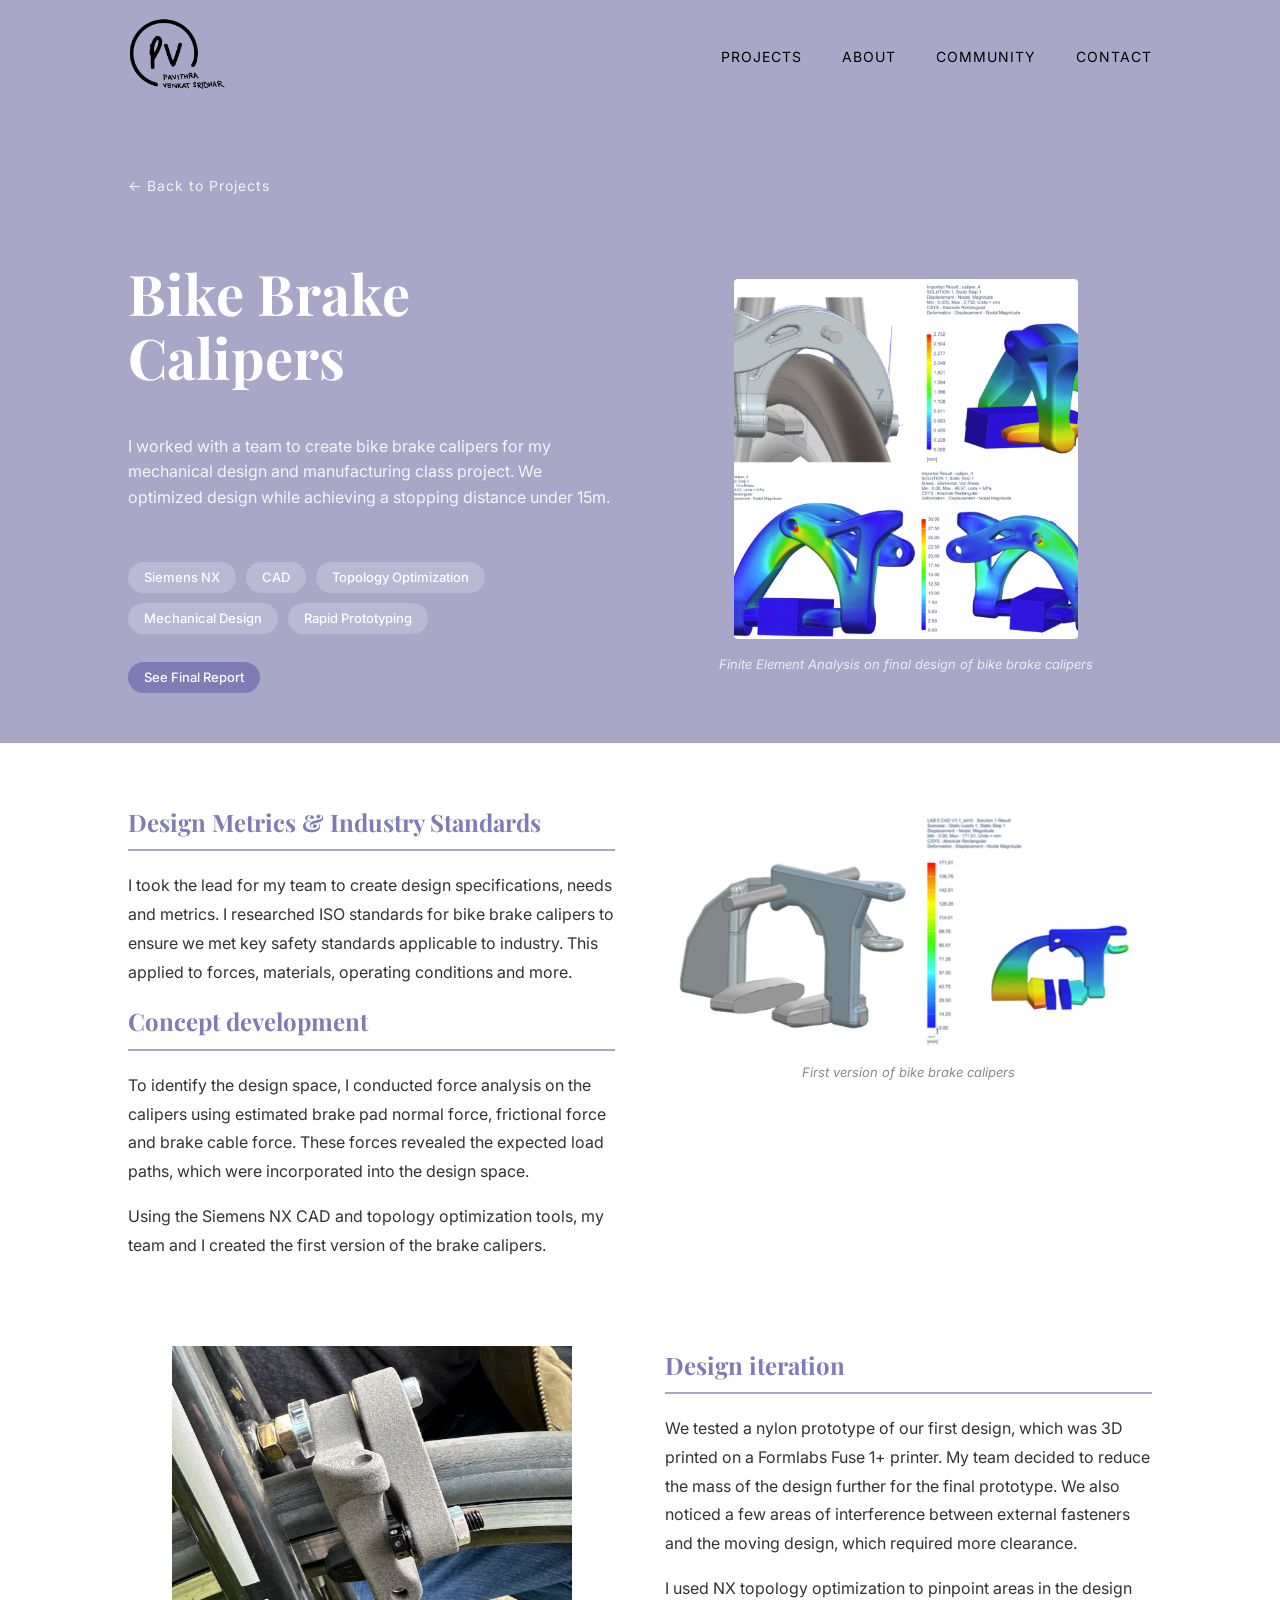
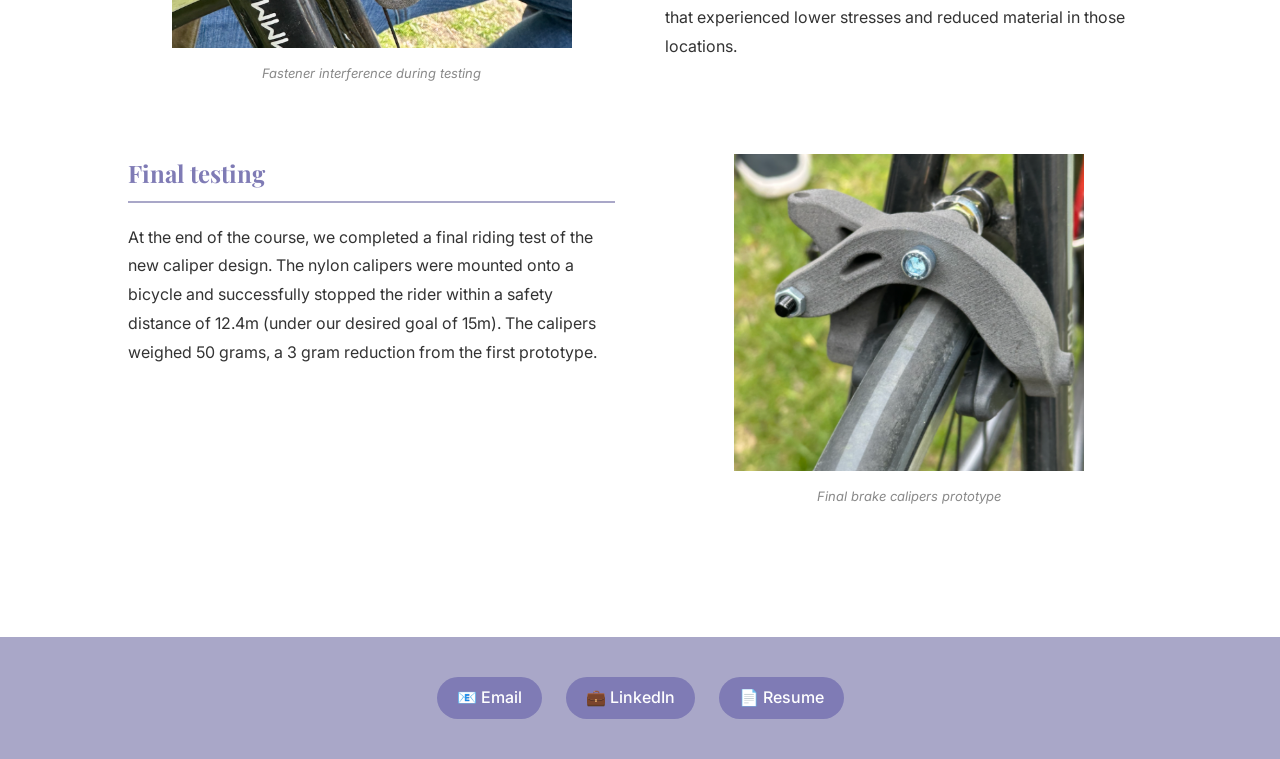
<file: bike_brake_calipers.html>
<!DOCTYPE html>
<html lang="en">
<head>
<meta charset="UTF-8">
<title>Bike Brake Calipers — Pavi</title>
<link rel="stylesheet" href="style.css">
<link href="https://fonts.googleapis.com/css2?family=Playfair+Display:wght@500;700&family=Inter:wght@300;400;600&display=swap" rel="stylesheet">
</head>
<body>

<!-- NAVBAR -->
<nav class="navbar">
  <a href="index.html"><img src="assets/logo.png" class="logo" width="100"></a>
  <ul class="nav-links">
    <li><a href="index.html#projects">PROJECTS</a></li>
    <li><a href="index.html#about">ABOUT</a></li>
    <li><a href="community.html">COMMUNITY</a></li>
    <li><a href="index.html#contact">CONTACT</a></li>
  </ul>
</nav>

<!-- HERO -->
<div class="project-hero">
  <a href="index.html#projects" class="back-link">Back to Projects</a>
  <div class="project-hero-text">
    <h1>Bike Brake Calipers</h1>
    <p style="font-size:16px; opacity:0.9; max-width:560px;">I worked with a team to create bike brake calipers for my mechanical design and manufacturing class project. We optimized design while achieving a stopping distance under 15m.</p>
    <div class="skills-row">
      <span class="skill-pill">Siemens NX</span>
      <span class="skill-pill">CAD</span>
      <span class="skill-pill">Topology Optimization</span>
      <span class="skill-pill">Mechanical Design</span>
      <span class="skill-pill">Rapid Prototyping</span>
    </div>
    <a href="assets/bike claiper/final_report.pdf" download class="skill-pill" style="text-decoration:none; margin-top:8px; align-self:flex-start; background:var(--lavender-dark);">See Final Report</a>
    </div>
  <figure style = "text-align:center;">
    <img src="assets/bike claiper/calipers_cad.png" style="width:70%; height:360px; object-fit:cover; border-radius:4px;">
    <figcaption>Finite Element Analysis on final design of bike brake calipers</figcaption>
  </figure>
</div>

<!-- CONTENT -->
<div class="project-content">

  <!-- DESIGN NEEDS -->
  <div class="two-col">
    <div class="project-section" style="margin-bottom:0;">
      <h2>Design Metrics & Industry Standards</h2>
      <p>I took the lead for my team to create design specifications, needs and metrics. I researched ISO standards for bike brake calipers to ensure we met key safety standards applicable to industry. This applied to forces, materials, operating conditions and more.</p>

      <h2>Concept development</h2>
      <p>To identify the design space, I conducted force analysis on the calipers using estimated brake pad normal force, frictional force and brake cable force. These forces revealed the expected load paths, which were incorporated into the design space.</p>
      <p style="margin-top:16px;">Using the Siemens NX CAD and topology optimization tools, my team and I created the first version of the brake calipers.</p>
    </div>
    <figure>
      <img src="assets/bike claiper/bike brake v1.png" style="width:100%;">
      <figcaption>First version of bike brake calipers</figcaption>
    </figure>
  </div>

  <!-- CONCEPT DEVELOPMENT -->
  <div class="two-col reverse">
    <div class="project-section" style="margin-bottom:0;">
      
      <!-- DESIGN ITERATION -->
      <h2>Design iteration</h2>
      <p>We tested a nylon prototype of our first design, which was 3D printed on a Formlabs Fuse 1+ printer. My team decided to reduce the mass of the design further for the final prototype. We also noticed a few areas of interference between external fasteners and the moving design, which required more clearance.</p>
      <p style="margin-top:16px;">I used NX topology optimization to pinpoint areas in the design that experienced lower stresses and reduced material in those locations.</p>
    </div>
    <div>
      <figure style = "text-align:center;">
        <img src="assets/bike claiper/caliper_contact2 copy.png" style="width: 100%; max-width: 400px;">
        <figcaption>Fastener interference during testing</figcaption>
      </figure>
    </div>
  </div>


  <!-- FINAL TESTING -->
  <div class="two-col">
    <div class="project-section" style="margin-bottom:0;">
      <h2>Final testing</h2>
      <p>At the end of the course, we completed a final riding test of the new caliper design. The nylon calipers were mounted onto a bicycle and successfully stopped the rider within a safety distance of 12.4m (under our desired goal of 15m). The calipers weighed 50 grams, a 3 gram reduction from the first prototype. </p>
    </div>
    <figure style = "text-align:center;">
      <img src="assets/bike claiper/bike_calipers.png" style="width: 100%; max-width: 350px;">
      <figcaption>Final brake calipers prototype</figcaption>
    </figure>
  </div>

</div>

<!-- FOOTER -->
<footer id="contact">
  <a href="mailto:your@email.com">📧 Email</a>
  <a href="#">💼 LinkedIn</a>
  <a href="resume.pdf" download>📄 Resume</a>
</footer>

</body>
</html>
</file>
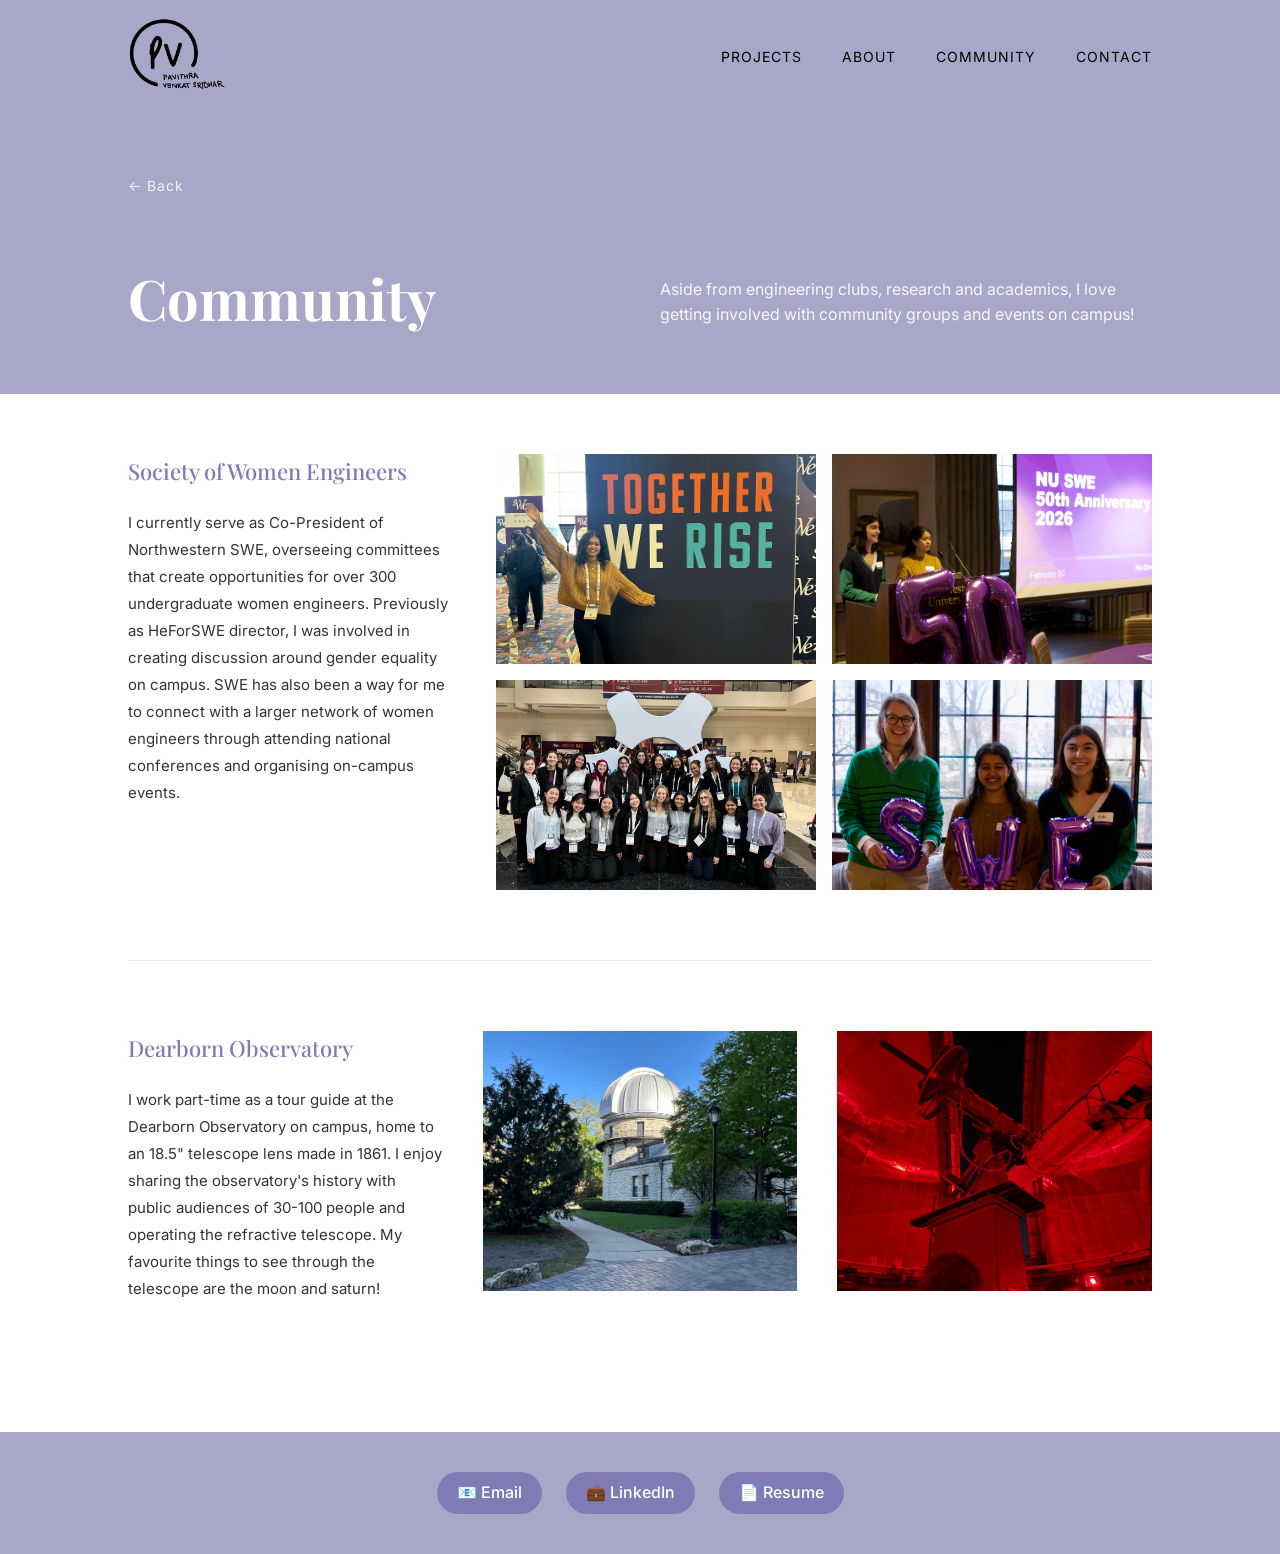
<file: community.html>
<!DOCTYPE html>
<html lang="en">
<head>
<meta charset="UTF-8">
<title>Community — Pavi</title>
<link rel="stylesheet" href="style.css">
<link href="https://fonts.googleapis.com/css2?family=Playfair+Display:wght@500;700&family=Inter:wght@300;400;600&display=swap" rel="stylesheet">
</head>
<body>

<!-- NAVBAR -->
<nav class="navbar">
  <a href="index.html"><img src="assets/logo.png" class="logo" width="100"></a>
  <ul class="nav-links">
    <li><a href="index.html#projects">PROJECTS</a></li>
    <li><a href="index.html#about">ABOUT</a></li>
    <li><a href="community.html">COMMUNITY</a></li>
    <li><a href="index.html#contact">CONTACT</a></li>
  </ul>
</nav>

<!-- HERO -->
<div class="project-hero">
  <a href="index.html#community" class="back-link">Back</a>
  <h1>Community</h1>
  <p style="margin-top: 16px; font-size: 16px; opacity: 0.9; max-width: 560px;">Aside from engineering clubs, research and academics, I love getting involved with community groups and events on campus!</p>
</div>

<!-- CONTENT -->
<div class="page-content">

  <!-- SOCIETY OF WOMEN ENGINEERS -->

  <div class="community-section" style="grid-template-columns: 1fr 2fr;">
    <div class="community-section-text">
      <h2>Society of Women Engineers</h2>
      <p>I currently serve as Co-President of Northwestern SWE, overseeing committees that create opportunities for over 300 undergraduate women engineers. Previously as HeForSWE director, I was involved in creating discussion around gender equality on campus. SWE has also been a way for me to connect with a larger network of women engineers through attending national conferences and organising on-campus events.</p>
    </div>
    <div style="display:grid; grid-template-columns:1fr 1fr; gap:16px;">
      <img src="assets/we25.jpeg" style="height:210px; width:100%; object-fit:cover;">
      <img src="assets/50th.png" style="height:210px; width:100%; object-fit:cover;">
      <img src="assets/conference.png" style="height:210px; width:100%; object-fit:cover;">
      <img src="assets/ellen.png" style="height:210px; width:100%; object-fit:cover; object-position:center 25%;">
    </div>
  </div>

  <hr class="section-divider">

  <!-- DEARBORN OBSERVATORY -->
  <div class="community-section">
    <div class="community-section-text">
      <h2>Dearborn Observatory</h2>
      <p>I work part-time as a tour guide at the Dearborn Observatory on campus, home to an 18.5" telescope lens made in 1861. I enjoy sharing the observatory's history with public audiences of 30-100 people and operating the refractive telescope. My favourite things to see through the telescope are the moon and saturn!</p>
    </div>
    <img src="assets/dearborn2.jpeg" class="img-single Dearborn">
    <img src="assets/telescope.jpeg" class="img-single">
  </div>

</div>

<!-- FOOTER -->
<footer id="contact">
  <a href="mailto:your@email.com">📧 Email</a>
  <a href="#">💼 LinkedIn</a>
  <a href="resume.pdf" download>📄 Resume</a>
</footer>

</body>
</html>
</file>
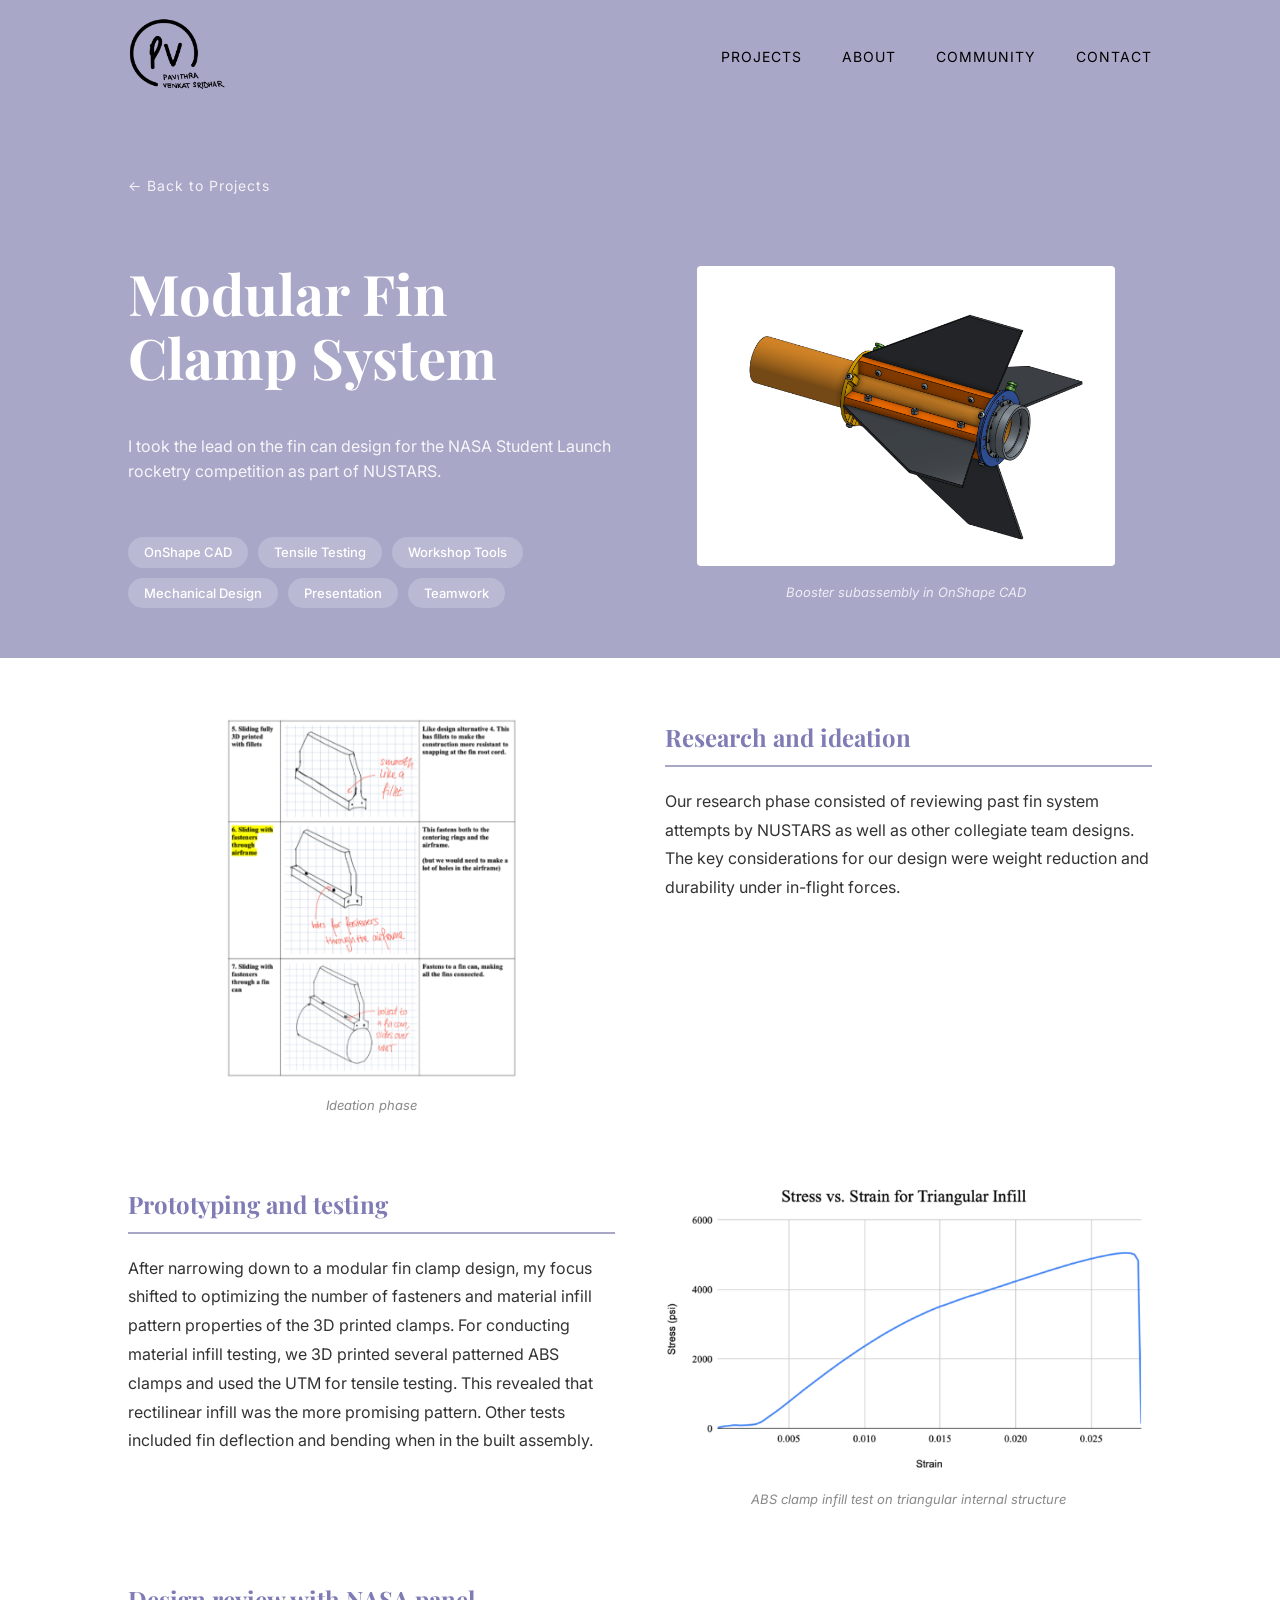
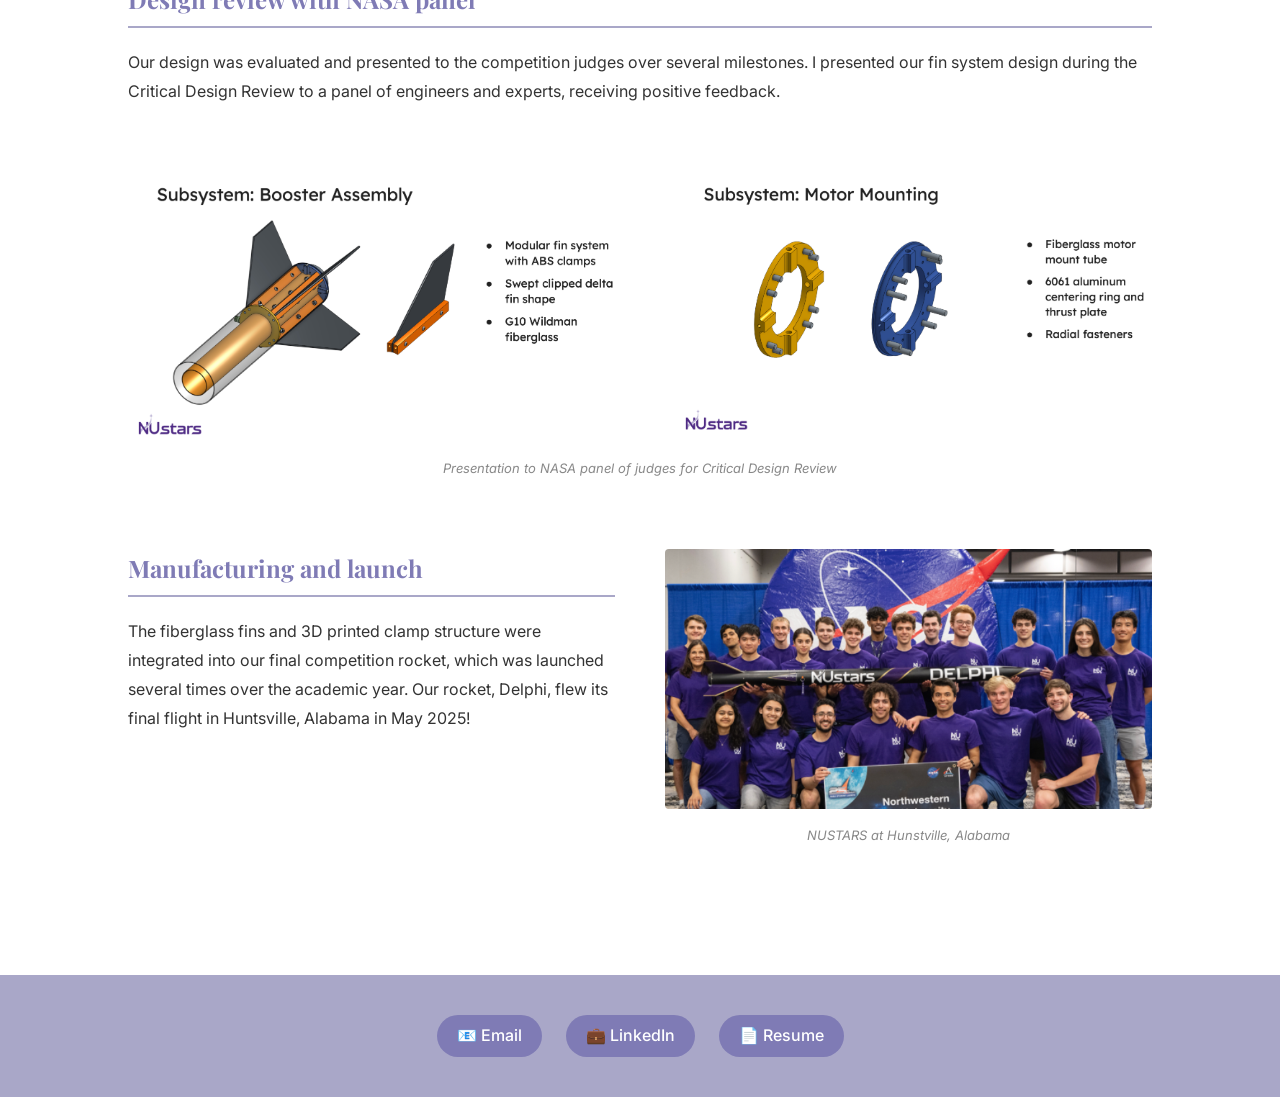
<file: fins.html>
<!DOCTYPE html>
<html lang="en">
<head>
<meta charset="UTF-8">
<title>Modular Fin Clamp System — Pavi</title>
<link rel="stylesheet" href="style.css">
<link href="https://fonts.googleapis.com/css2?family=Playfair+Display:wght@500;700&family=Inter:wght@300;400;600&display=swap" rel="stylesheet">
</head>
<body>

<!-- NAVBAR -->
<nav class="navbar">
  <a href="index.html"><img src="assets/logo.png" class="logo" width="100"></a>
  <ul class="nav-links">
    <li><a href="index.html#projects">PROJECTS</a></li>
    <li><a href="index.html#about">ABOUT</a></li>
    <li><a href="community.html">COMMUNITY</a></li>
    <li><a href="index.html#contact">CONTACT</a></li>
  </ul>
</nav>

<!-- HERO -->
<div class="project-hero">
  <a href="index.html#projects" class="back-link">Back to Projects</a>
  <div class="project-hero-text">
    <h1>Modular Fin Clamp System</h1>
    <p style="font-size:16px; opacity:0.9; max-width:560px;">I took the lead on the fin can design for the NASA Student Launch rocketry competition as part of NUSTARS.</p>
    <div class="skills-row">
      <span class="skill-pill">OnShape CAD</span>
      <span class="skill-pill">Tensile Testing</span>
      <span class="skill-pill">Workshop Tools</span>
      <span class="skill-pill">Mechanical Design</span>
      <span class="skill-pill">Presentation</span>
      <span class="skill-pill">Teamwork</span>
    </div>
  </div>
  <figure style = "text-align:center;">
    <img src="assets/Fin clamps/fin clamp asembly.png" style="width:85%; max-height: 300px; border-radius:4px;">
    <figcaption>Booster subassembly in OnShape CAD</figcaption>
  </figure>
</div>

<!-- CONTENT -->
<div class="project-content">

  <!-- RESEARCH AND IDEATION -->
  <div class="two-col">
    <figure style = "text-align: center;">
      <img src="assets/Fin clamps/drawings.png" style="width:60%; border-radius:4px;">
      <figcaption>Ideation phase</figcaption>
    </figure>
    <div class="project-section" style="margin-bottom:0;">
      <h2>Research and ideation</h2>
      <p>Our research phase consisted of reviewing past fin system attempts by NUSTARS as well as other collegiate team designs. The key considerations for our design were weight reduction and durability under in-flight forces.</p>
    </div>
  </div>

  <!-- PROTOTYPING AND TESTING -->
  <div class="two-col">
    <div class="project-section" style="margin-bottom:0;">
      <h2>Prototyping and testing</h2>
      <p>After narrowing down to a modular fin clamp design, my focus shifted to optimizing the number of fasteners and material infill pattern properties of the 3D printed clamps. For conducting material infill testing, we 3D printed several patterned ABS clamps and used the UTM for tensile testing. This revealed that rectilinear infill was the more promising pattern. Other tests included fin deflection and bending when in the built assembly.</p>
    </div>
    <figure>
      <img src="assets/Fin clamps/sscurve.png" style="width:100%; border-radius:4px;">
      <figcaption>ABS clamp infill test on triangular internal structure</figcaption>
    </figure>
  </div>

  <!-- DESIGN REVIEW -->
  <div class="project-section">
    <h2>Design review with NASA panel</h2>
    <p style="max-width:100%;">Our design was evaluated and presented to the competition judges over several milestones. I presented our fin system design during the Critical Design Review to a panel of engineers and experts, receiving positive feedback.</p>
  </div>

  <figure style="margin-bottom:70px;">
    <img src="assets/Fin clamps/nasaDR.png" style="width:100%; border-radius:4px;">
    <figcaption>Presentation to NASA panel of judges for Critical Design Review</figcaption>
  </figure>

  <!-- MANUFACTURING AND LAUNCH -->
  <div class="two-col">
    <div class="project-section" style="margin-bottom:0;">
      <h2>Manufacturing and launch</h2>
      <p>The fiberglass fins and 3D printed clamp structure were integrated into our final competition rocket, which was launched several times over the academic year. Our rocket, Delphi, flew its final flight in Huntsville, Alabama in May 2025!</p>
    </div>
    <figure>
      <img src="assets/Fin clamps/team.png" style="width:100%; height:260px; object-fit:cover; border-radius:4px;">
      <figcaption>NUSTARS at Hunstville, Alabama</figcaption>
    </figure>
  </div>

</div>

<!-- FOOTER -->
<footer id="contact">
  <a href="mailto:your@email.com">📧 Email</a>
  <a href="#">💼 LinkedIn</a>
  <a href="resume.pdf" download>📄 Resume</a>
</footer>

</body>
</html>
</file>
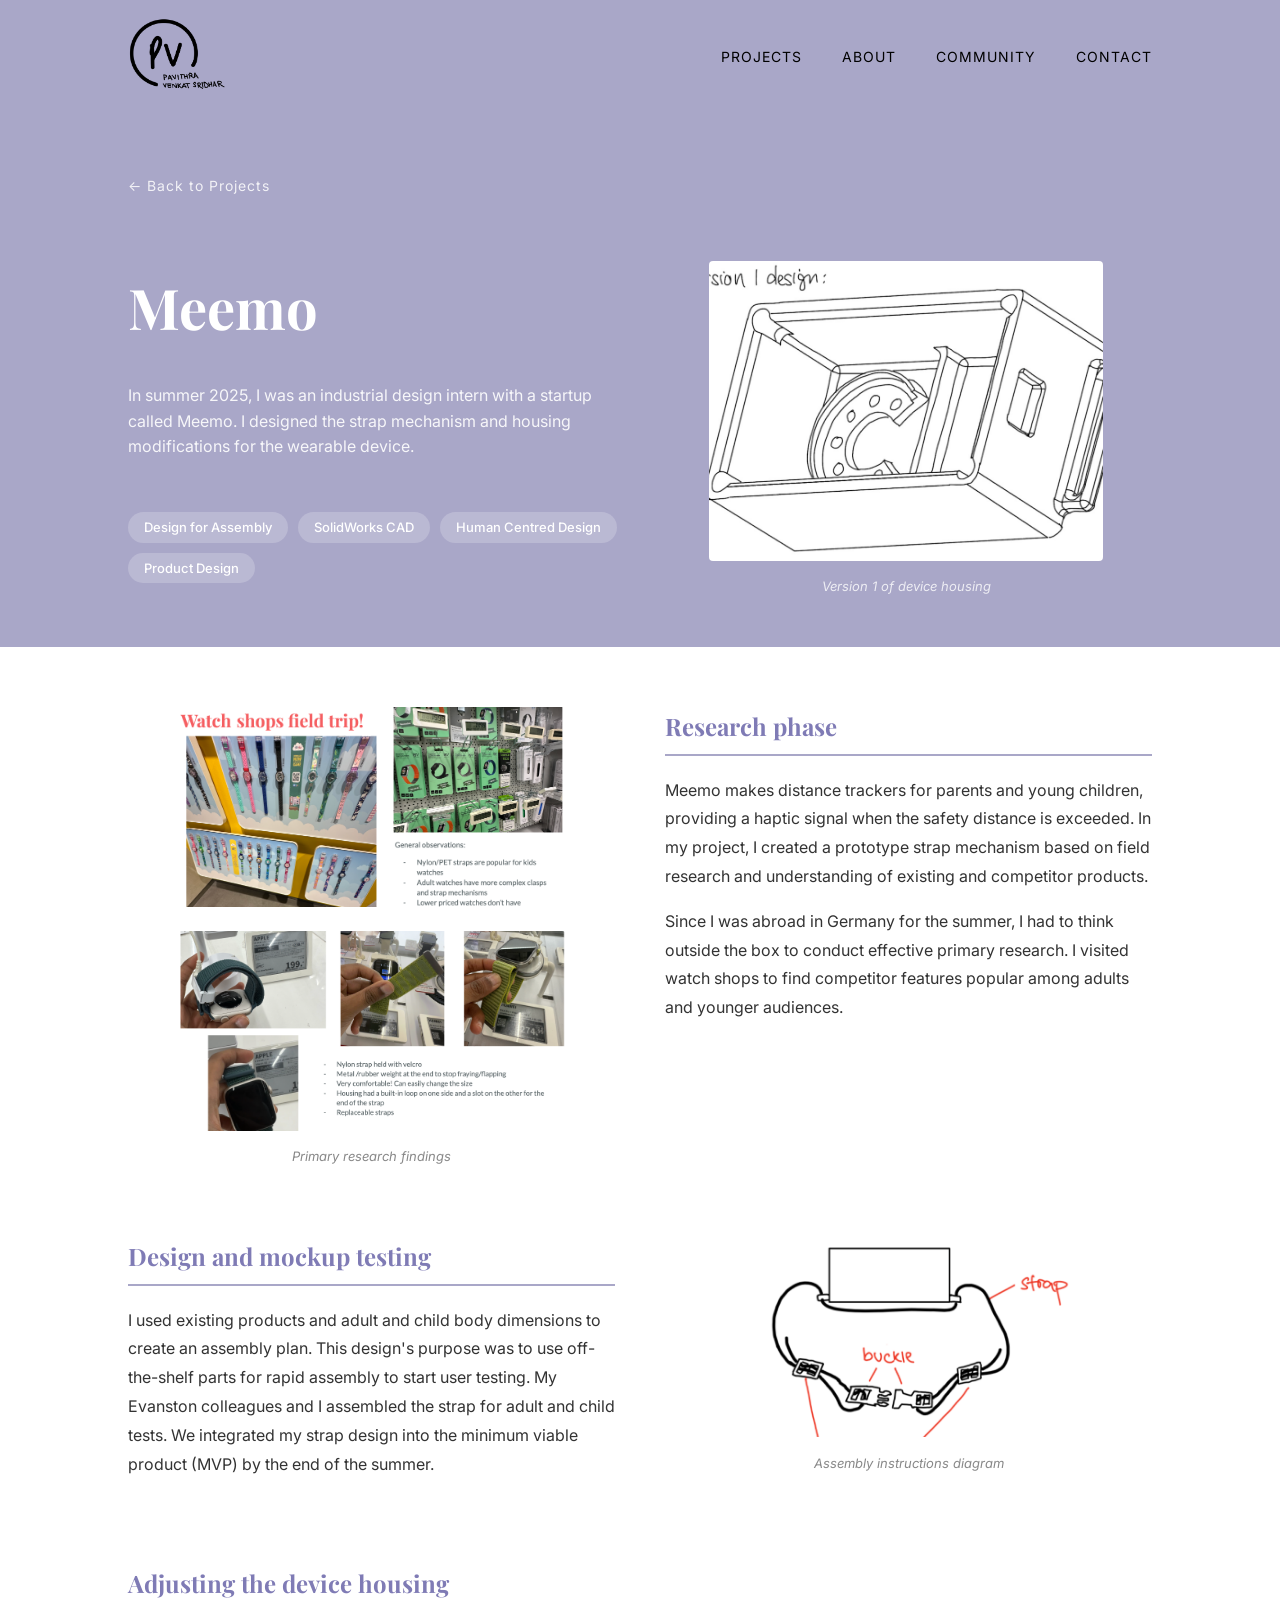
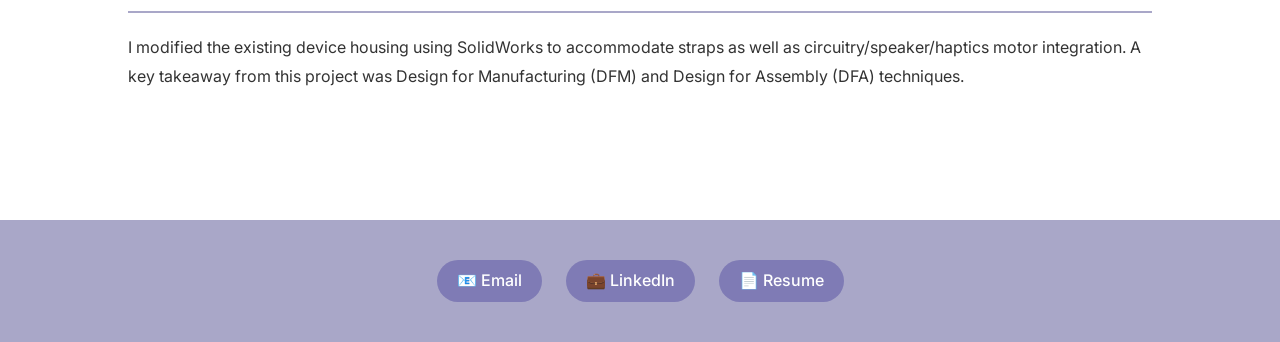
<file: Meemo.html>
<!DOCTYPE html>
<html lang="en">
<head>
<meta charset="UTF-8">
<title>Meemo — Pavi</title>
<link rel="stylesheet" href="style.css">
<link href="https://fonts.googleapis.com/css2?family=Playfair+Display:wght@500;700&family=Inter:wght@300;400;600&display=swap" rel="stylesheet">
</head>
<body>

<!-- NAVBAR -->
<nav class="navbar">
  <a href="index.html"><img src="assets/logo.png" class="logo" width="100"></a>
  <ul class="nav-links">
    <li><a href="index.html#projects">PROJECTS</a></li>
    <li><a href="index.html#about">ABOUT</a></li>
    <li><a href="community.html">COMMUNITY</a></li>
    <li><a href="index.html#contact">CONTACT</a></li>
  </ul>
</nav>

<!-- HERO -->
<div class="project-hero">
  <a href="index.html#projects" class="back-link">Back to Projects</a>
  <div class="project-hero-text">
    <h1>Meemo</h1>
    <p style="font-size:16px; opacity:0.9; max-width:560px;">In summer 2025, I was an industrial design intern with a startup called Meemo. I designed the strap mechanism and housing modifications for the wearable device.</p>
    <div class="skills-row">
      <span class="skill-pill">Design for Assembly</span>
      <span class="skill-pill">SolidWorks CAD</span>
      <span class="skill-pill">Human Centred Design</span>
      <span class="skill-pill">Product Design</span>
    </div>
  </div>
  <figure style ="text-align:center;">
    <img src="assets/Meemo/meemo.png" style="width:80%; height:300px; object-fit:cover; border-radius:4px;">
    <figcaption>Version 1 of device housing</figcaption>
  </figure>
</div>

<!-- CONTENT -->
<div class="project-content">

  <!-- RESEARCH PHASE -->
  <div class="two-col">
    <div style="text-align:center;">
      <!-- two stacked images -->
      <figure style="margin:0 0 16px 0;">
        <img src="assets/Meemo/watch shops.png" style="width:80%; max-height: 200px; object-fit:cover; border-radius:4px;">
      </figure>
      <figure style="margin:0;">
        <img src="assets/Meemo/watches 2.png" style="width:80%; max-height: 200px; object-fit:cover; border-radius:4px;">
        <figcaption>Primary research findings</figcaption>
      </figure>
    </div>
    <div class="project-section" style="margin-bottom:0;">
      <h2>Research phase</h2>
      <p>Meemo makes distance trackers for parents and young children, providing a haptic signal when the safety distance is exceeded. In my project, I created a prototype strap mechanism based on field research and understanding of existing and competitor products. </p>
      <p>Since I was abroad in Germany for the summer, I had to think outside the box to conduct effective primary research. I visited watch shops to find competitor features popular among adults and younger audiences.</p>  
    </div>
  </div>

  <!-- DESIGN AND MOCKUP -->
  <div class="two-col">
    <div class="project-section" style="margin-bottom:0">
      <h2>Design and mockup testing</h2>
      <p>I used existing products and adult and child body dimensions to create an assembly plan. This design's purpose was to use off-the-shelf parts for rapid assembly to start user testing. My Evanston colleagues and I assembled the strap for adult and child tests. We integrated my strap design into the minimum viable product (MVP) by the end of the summer.</p>
    </div>
    <figure>
      <img src="assets/Meemo/assembly.png" style="width:100%; max-height: 200px; border-radius:4px;">
      <figcaption>Assembly instructions diagram</figcaption>
    </figure>
  </div>

  <!-- ADJUSTING DEVICE HOUSING -->
  <div class="project-section">
    <h2>Adjusting the device housing</h2>
    <p style="max-width:100%;">I modified the existing device housing using SolidWorks to accommodate straps as well as circuitry/speaker/haptics motor integration. A key takeaway from this project was Design for Manufacturing (DFM) and Design for Assembly (DFA) techniques.</p>
  </div>

</div>

<!-- FOOTER -->
<footer id="contact">
  <a href="mailto:your@email.com">📧 Email</a>
  <a href="#">💼 LinkedIn</a>
  <a href="resume.pdf" download>📄 Resume</a>
</footer>

</body>
</html>
</file>
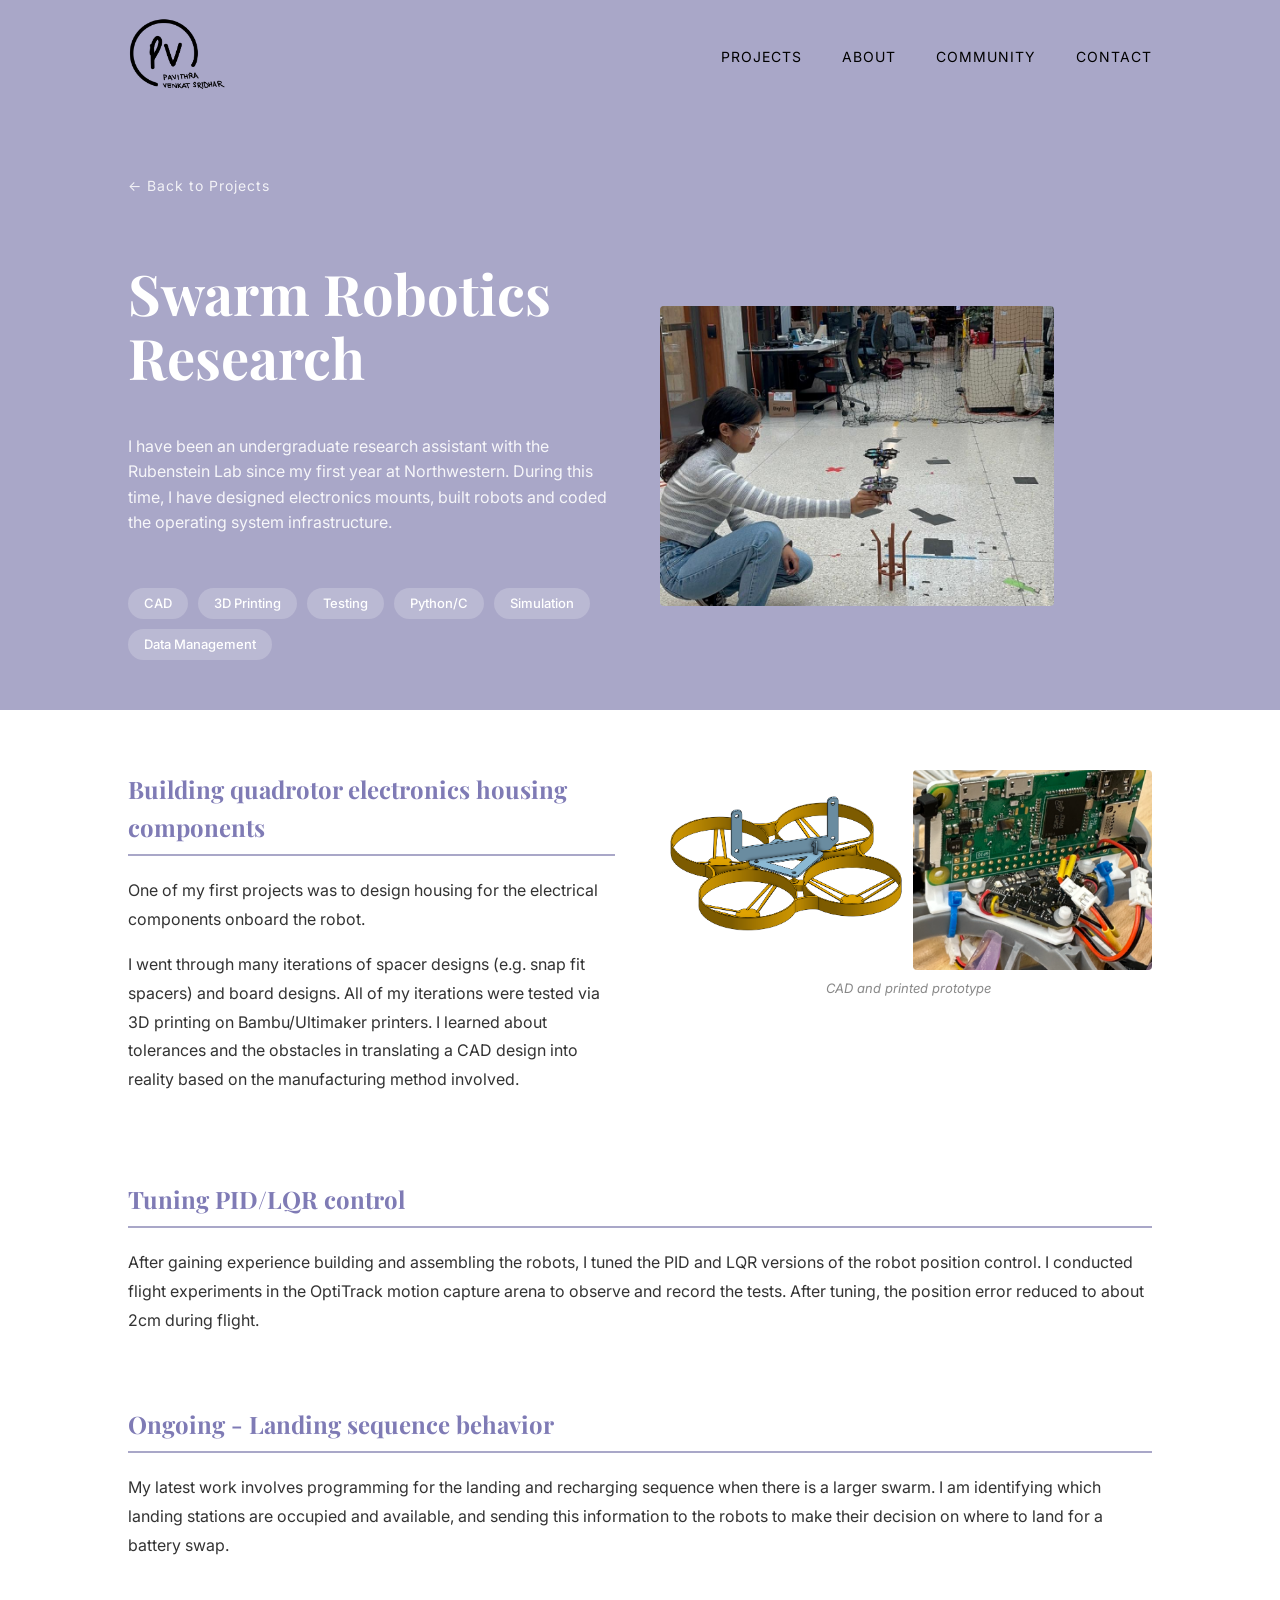
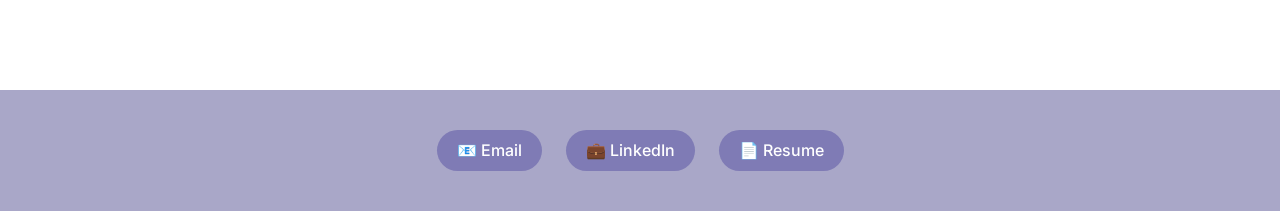
<file: swarm.html>
<!DOCTYPE html>
<html lang="en">
<head>
<meta charset="UTF-8">
<title>Swarm Robotics Research — Pavi</title>
<link rel="stylesheet" href="style.css">
<link href="https://fonts.googleapis.com/css2?family=Playfair+Display:wght@500;700&family=Inter:wght@300;400;600&display=swap" rel="stylesheet">
</head>
<body>

<!-- NAVBAR -->
<nav class="navbar">
  <a href="index.html"><img src="assets/logo.png" class="logo" width="100"></a>
  <ul class="nav-links">
    <li><a href="index.html#projects">PROJECTS</a></li>
    <li><a href="index.html#about">ABOUT</a></li>
    <li><a href="community.html">COMMUNITY</a></li>
    <li><a href="index.html#contact">CONTACT</a></li>
  </ul>
</nav>

<!-- HERO -->
<div class="project-hero">
  <a href="index.html#projects" class="back-link">Back to Projects</a>
  <div class="project-hero-text">
    <h1>Swarm Robotics Research</h1>
    <p style="font-size:16px; opacity:0.9; max-width:560px;">I have been an undergraduate research assistant with the Rubenstein Lab since my first year at Northwestern. During this time, I have designed electronics mounts, built robots and coded the operating system infrastructure. </p>
    <div class="skills-row">
      <span class="skill-pill">CAD</span>
      <span class="skill-pill">3D Printing</span>
      <span class="skill-pill">Testing</span>
      <span class="skill-pill">Python/C</span>
      <span class="skill-pill">Simulation</span>
      <span class="skill-pill">Data Management</span>
    </div>
  </div>
  <figure>
    <img src="assets/me with robot.jpg" style="width:80%; height:300px; object-fit:cover; border-radius:4px;">
  </figure>
</div>

<!-- CONTENT -->
<div class="project-content">

  <!-- BUILDING ELECTRONICS HOUSING -->
  <div class="two-col">
    <div class="project-section" style="margin-bottom:0;">
      <h2>Building quadrotor electronics housing components</h2>
      <p>One of my first projects was to design housing for the electrical components onboard the robot.</p>
      <p style="margin-top:16px;">I went through many iterations of spacer designs (e.g. snap fit spacers) and board designs. All of my iterations were tested via 3D printing on Bambu/Ultimaker printers. I learned about tolerances and the obstacles in translating a CAD design into reality based on the manufacturing method involved.</p>
    </div>
    <figure>
      <div style="display:grid; grid-template-columns:1fr 1fr; gap:8px;">
        <img src="assets/frame cad.png" style="width:100%; height:190px; object-fit:cover; border-radius:4px;">
        <img src="assets/mount.png" style="width:100%; height:200px; object-fit:cover; border-radius:4px;">
      </div>
      <figcaption>CAD and printed prototype</figcaption>
    </figure>
  </div>

  <!-- TUNING PID/LQR -->
  <div class="project-section">
    <h2>Tuning PID/LQR control</h2>
    <p style="max-width:100%;">After gaining experience building and assembling the robots, I tuned the PID and LQR versions of the robot position control. I conducted flight experiments in the OptiTrack motion capture arena to observe and record the tests. After tuning, the position error reduced to about 2cm during flight.</p>
  </div>

  <!-- ONGOING -->
  <div class="project-section">
    <h2>Ongoing - Landing sequence behavior</h2>
    <p style="max-width:100%;">My latest work involves programming for the landing and recharging sequence when there is a larger swarm. I am identifying which landing stations are occupied and available, and sending this information to the robots to make their decision on where to land for a battery swap.</p>
  </div>

</div>

<!-- FOOTER -->
<footer id="contact">
  <a href="mailto:your@email.com">📧 Email</a>
  <a href="#">💼 LinkedIn</a>
  <a href="resume.pdf" download>📄 Resume</a>
</footer>

</body>
</html>
</file>
<file: style.css>
/* --------------------- LANDING PAGE --------------------- */
:root {
    --lavender: #a9a7c8;
    --lavender-dark: #7f7bb5;
    --text-dark: #1a1a1a;
  }
  
  * {
    box-sizing: border-box;
  }
  
  body {
    margin: 0;
    font-family: 'Inter', sans-serif;
    color: var(--text-dark);
    line-height: 1.6;
    background-color: white;
  }
  
  h1, h2 {
    font-family: 'Playfair Display', serif;
    margin: 0;
  }
  
  section {
    padding: 80px 10%;
    background-color: white;
  }
  
  /* NAVBAR */
  .navbar {
    background: var(--lavender);
    display: flex;
    justify-content: space-between;
    align-items: center;
    padding: 18px 10%;
    font-size: 14px;
    letter-spacing: 1px;
  }
  
  .nav-links {
    list-style: none;
    display: flex;
    gap: 40px;
  }
  
  .nav-links a {
    text-decoration: none;
    color: black;
  }
  
  /* HERO */
  .hero {
    position: relative;
    height: 90vh;
    overflow: hidden;
  }
  
  .hero img {
    width: 100%;
    height: 100%;
    object-fit: cover;
  }
  
  .hero-text {
    position: absolute;
    bottom: 22%;
    left: 10%;
    background: rgba(127, 123, 181, 0.9);
    padding: 30px 40px;
    color: white;
    max-width: 550px;
  }
  
  .hero-text h1 {
    font-size: 48px;
    margin-bottom: 10px;
  }
  
  .hero-text p {
    font-size: 18px;
    font-weight: 300;
  }
  
  /* PROJECTS */
.L2 {
  object-position: center 80%;
}

.project-item {
  position: relative;
  overflow: hidden;
  height: 280px;
}

.project-item img {
  width: 100%;
  height: 100%;
  object-fit: cover;
  transition: transform 0.3s ease;
  display: block;
}

.project-item img:hover {
  transform: scale(1.03);
}

.project-overlay {
  position: absolute;
  inset: 0;
  background: rgba(127, 123, 181, 0);
  color: white;
  display: flex;
  align-items: center;
  justify-content: center;
  text-align: center;
  padding: 16px;
  font-size: 14px;
  font-weight: 600;
  opacity: 0;
  transition: opacity 0.3s ease, background 0.3s ease;
}

.project-item:hover .project-overlay {
  opacity: 1;
  background: rgba(127, 123, 181, 0.75);
}

.project-item:hover img {
  transform: scale(1.03);
}

.projects h2 {
  margin-bottom: 40px;
  font-size: 32px;
}

.project-grid {
  display: grid;
  grid-template-columns: repeat(3, 1fr);
  gap: 5px;
}
  
  /* ABOUT */
  .about {
    background: var(--lavender);
    color: white;
  }
  
  .about-container {
    display: flex;
    align-items: center;
    gap: 60px;
  }
  
  .about-img {
    width: 350px;
  }
  
  .about-text h2 {
    font-size: 34px;
    margin-bottom: 20px;
    color: black;
  }
  
  .about-text p {
    margin-bottom: 18px;
    max-width: 750px;
    color: black;
  }
  
  /* COMMUNITY */
  .Dearborn {
    object-position: center 30%;
  }

  .community {
    background-color: white;
  }

  .community h2 {
    margin-bottom: 40px;
    font-size: 32px;
  }
  
  .community-grid {
    display: flex;
    gap: 5px;
  }
  
  .community-grid .project-item {
    width: 350px;
    height: 230px;
    flex-shrink: 0;
  }
  
  /* FOOTER */
  footer {
    background: var(--lavender);
    padding: 40px;
    text-align: center;
  }
  
  footer a {
    margin: 0 10px;
    text-decoration: none;
    color: white;
    font-weight: 500;
    background-color: var(--lavender-dark);
    padding: 8px 20px;
    border-radius: 999px;
    display: inline-block;
  }
  
  footer a:hover {
    background-color: #6a669a;
  }
  
  /* RESPONSIVE */
  @media (max-width: 900px) {
  
    .project-grid {
      grid-template-columns: repeat(2, 1fr);
    }
  
    .about-container {
      flex-direction: column;
      text-align: center;
    }
  
    .hero-text {
      left: 5%;
      right: 5%;
    }
  }



  /* --------------------- QUADROTOR PAGE --------------------- */

  .project-hero {
    background: var(--lavender);
    padding: 60px 10% 50px;
    color: white;
    display: grid;
    grid-template-columns: 1fr 1fr;
    grid-template-rows: auto;
    gap: 40px;
    align-items: center;
  }
  .project-hero-text {
    display: flex;
    flex-direction: column;
    gap: 20px;
  }
  .project-hero figcaption {
    color: white;
    opacity: 0.8;
    font-size: 13px;
    margin-top: 8px;
    text-align: center;
  }
  .back-link {
    grid-column: 1 / -1;
  }
  .back-link:hover { opacity: 1; }
  .back-link::before { content: '← '; }

  .project-hero h1 {
    font-size: 48px;
    max-width: 600px;
    line-height: 1.2;
    margin-bottom: 20px;
  }

  .blurb {
    background: rgba(255,255,255,0.2);
    color: white;
    padding: 5px 16px;
    border-radius: 999px;
    font-size: 13px;
    font-weight: 500;
  }

  .skills-row {
    display: flex;
    gap: 10px;
    flex-wrap: wrap;
    margin-top: 16px;
  }
  .skill-pill {
    background: rgba(255,255,255,0.2);
    color: white;
    padding: 5px 16px;
    border-radius: 999px;
    font-size: 13px;
    font-weight: 500;
  }

  /* CONTENT */
  .project-content {
    max-width: 1300px;
    margin: 0 auto;
    padding: 60px 10%;
  }
  .project-intro {
    display: grid;
    grid-template-columns: 1fr 1fr;
    gap: 60px;
    align-items: start;
    margin-bottom: 70px;
  }
  .project-intro p {
    font-size: 16px;
    line-height: 1.8;
    color: #333;
    margin: 0;
  }
  .video-placeholder {
    background: #f0f0f0;
    border: 1px solid #ddd;
    height: 240px;
    display: flex;
    align-items: center;
    justify-content: center;
    color: #999;
    font-size: 13px;
    letter-spacing: 1px;
  }

  /* SECTIONS */
  .project-section {
    margin-bottom: 70px;
  }
  .project-section h2 {
    font-family: 'Playfair Display', serif;
    font-size: 24px;
    color: var(--lavender-dark);
    margin-bottom: 20px;
    padding-bottom: 8px;
    border-bottom: 2px solid var(--lavender);
  }
  .project-section p {
    font-size: 16px;
    line-height: 1.8;
    color: #333;
    max-width: 680px;
  }

  /* TWO COL */
  .two-col {
    display: grid;
    grid-template-columns: 1fr 1fr;
    gap: 50px;
    align-items: start;
    margin-bottom: 70px;
  }
  .two-col.reverse { direction: rtl; }
  .two-col.reverse > * { direction: ltr; }

  /* FIGURES */
  figure {
    margin: 0;
  }
  figure img {
    width: 100%;
    object-fit: cover;
  }
  figcaption {
    font-size: 13px;
    color: #888;
    margin-top: 8px;
    text-align: center;
    font-style: italic;
  }
  .chart-placeholder {
    background: #f7f7f7;
    border: 1px solid #e0e0e0;
    height: 260px;
    display: flex;
    align-items: center;
    justify-content: center;
    color: #bbb;
    font-size: 13px;
    letter-spacing: 1px;
  }

  /* BOTTOM MEDIA ROW */
  .media-row {
    display: grid;
    grid-template-columns: 1fr 1fr;
    gap: 30px;
    margin-bottom: 40px;
  }

  @media (max-width: 800px) {
    .project-intro, .two-col, .media-row { grid-template-columns: 1fr; }
    .project-hero h1 { font-size: 32px; }
    .two-col.reverse { direction: ltr; }
  }



  /* ---------------------  COMMUNITY PAGE --------------------- */
  .page-content {
    padding: 60px 10%;
  }

  .project-hero {
    background: var(--lavender);
    padding: 60px 10% 50px;
    color: white;
  }
  .back-link {
    display: inline-block;
    margin-bottom: 24px;
    text-decoration: none;
    color: white;
    font-size: 14px;
    letter-spacing: 1px;
    opacity: 0.85;
    transition: opacity 0.2s;
  }
  .back-link:hover { opacity: 1; }
  .back-link::before { content: '← '; }
  .project-hero h1 {
    font-family: 'Playfair Display', serif;
    font-size: 56px;
    font-weight: 700;
    color: white;
    margin: 0 0 8px;
    line-height: 1.15;
  }

  /* COMMUNITY SECTION */
  .community-section {
    display: grid;
    grid-template-columns: 1fr 1fr 1fr;
    gap: 40px;
    align-items: start;
    margin-bottom: 70px;
  }

  .community-section-text h2 {
    font-family: 'Playfair Display', serif;
    font-size: 22px;
    color: var(--lavender-dark);
    margin-bottom: 20px;
    font-weight: 500;
  }

  .community-section-text p {
    font-size: 15px;
    line-height: 1.8;
    color: #333;
    margin: 0;
  }

  .community-section-images {
    display: flex;
    flex-direction: column;
    gap: 16px;
  }

  .community-section-images img {
    width: 100%;
    object-fit: cover;
    display: block;
  }

  .community-section-images img.tall {
    height: 260px;
  }

  .community-section-images img.short {
    height: 120px;
    object-fit: contain;
    background: #f9f9f9;
  }

  .img-single {
    height: 260px;
    width: 100%;
    object-fit: cover;
    display: block;
  }

  hr.section-divider {
    border: none;
    border-top: 1px solid #e8e8e8;
    margin-bottom: 70px;
  }

  @media (max-width: 900px) {
    .community-section {
      grid-template-columns: 1fr;
    }
  }
</file>
